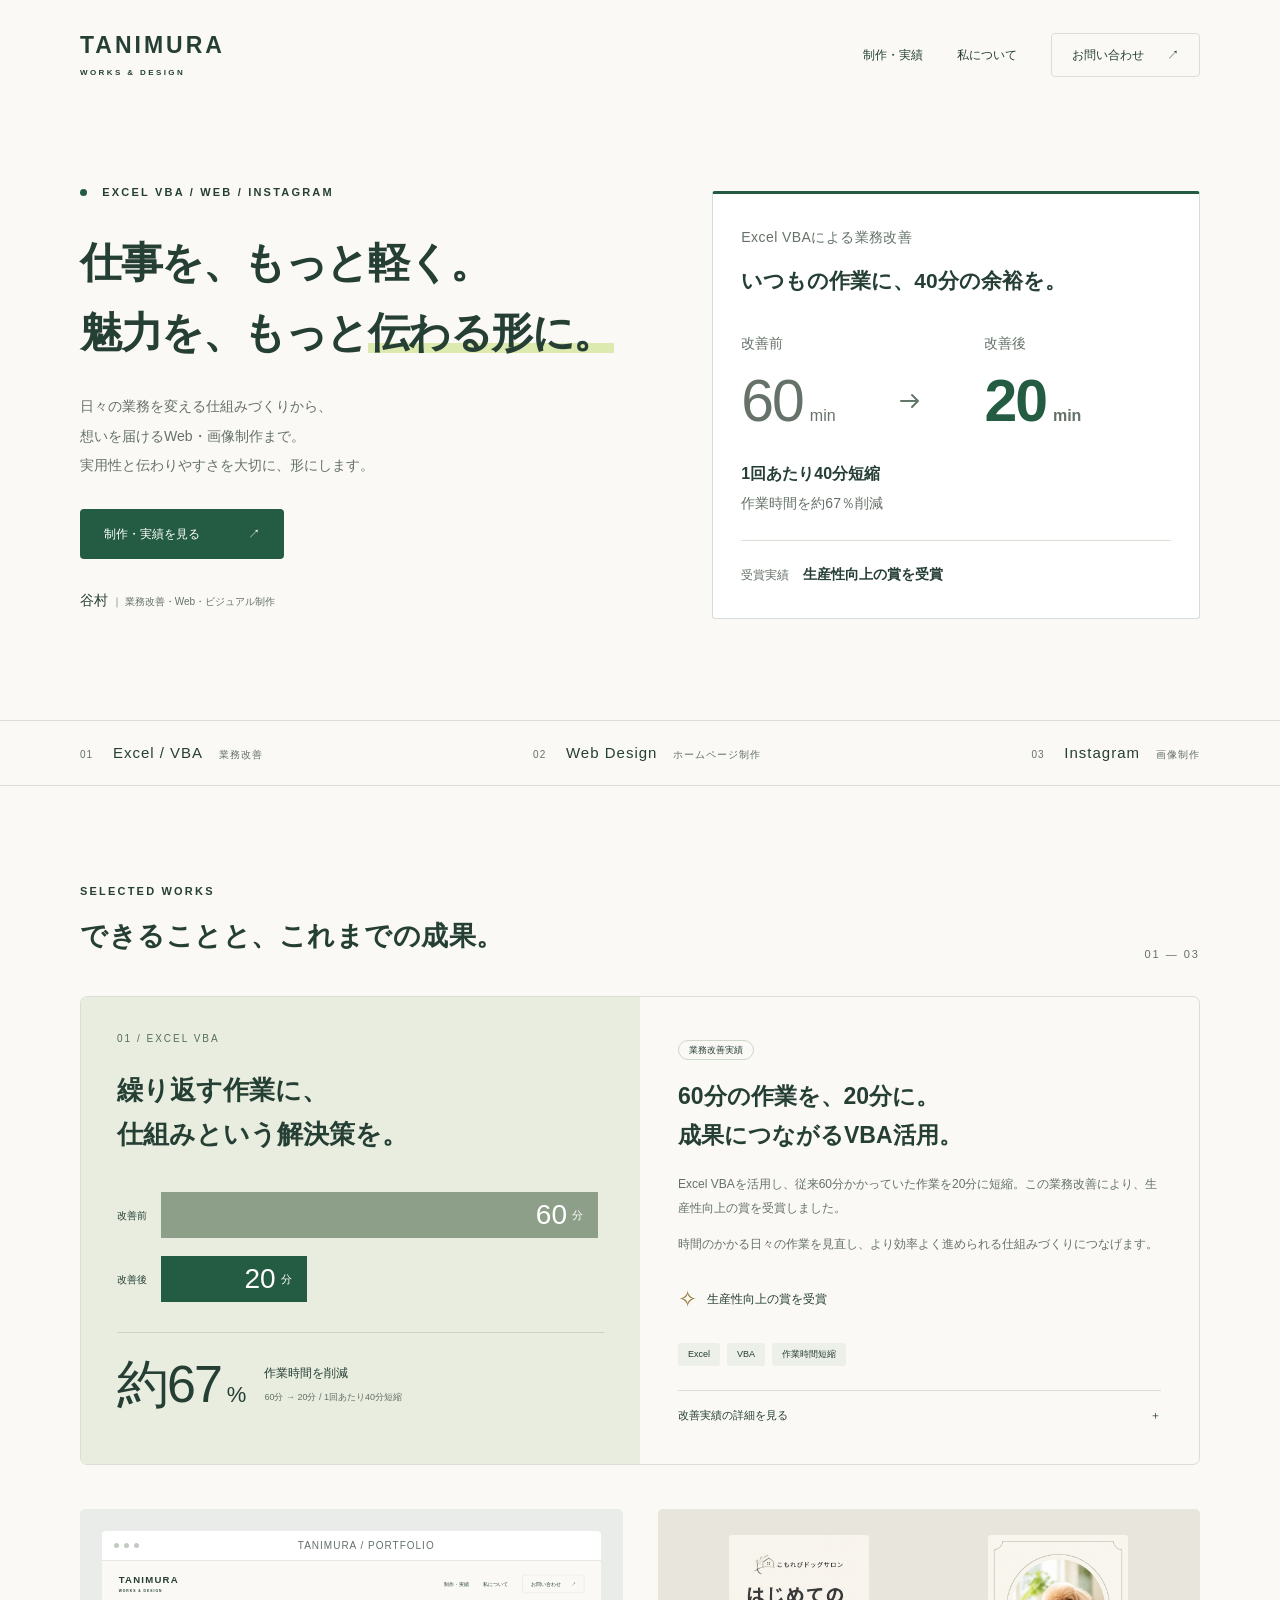
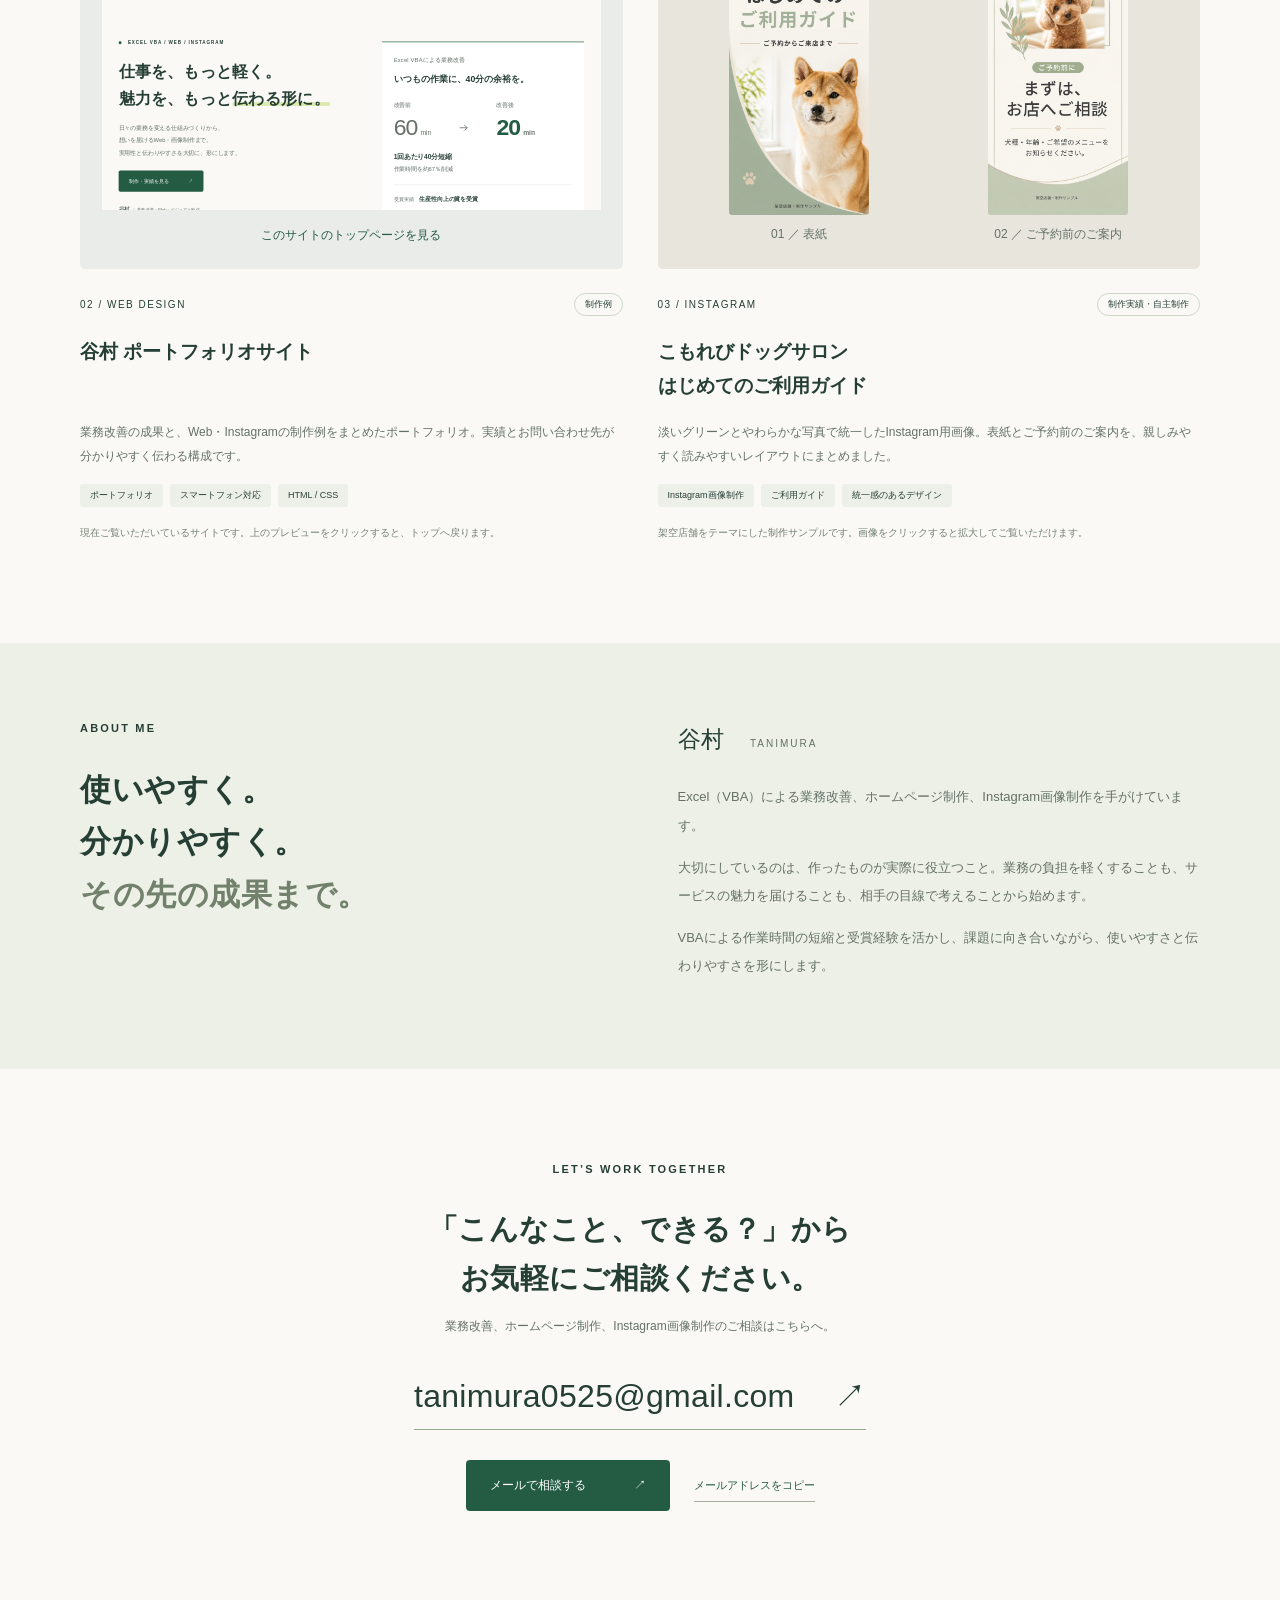
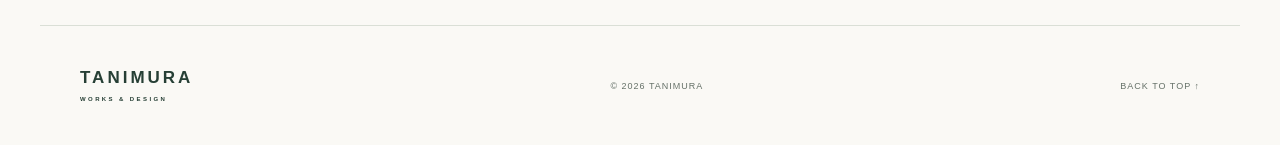
<file: index.html>
﻿<!doctype html>
<html lang="ja">
<head><meta charset="UTF-8"><meta name="viewport" content="width=device-width,initial-scale=1"><meta name="description" content="谷村のポートフォリオ。Excel VBAによる業務改善、ホームページ制作、Instagram画像制作。60分の作業を20分に短縮し、生産性向上の賞を受賞。"><title>谷村 | 業務改善とデザイン</title><link rel="stylesheet" href="style.css"></head>
<body>
<header><a class="brand" href="#">TANIMURA<span>WORKS & DESIGN</span></a><nav aria-label="メインメニュー"><a href="#works">制作・実績</a><a href="#about">私について</a><a class="nav-contact" href="#contact">お問い合わせ <span>↗</span></a></nav></header>
<main>
<section class="hero wrap"><div class="hero-copy"><p class="eyebrow"><span class="dot"></span> EXCEL VBA / WEB / INSTAGRAM</p><h1>仕事を、もっと軽く。<br>魅力を、もっと<span class="accent">伝わる形に。</span></h1><p class="intro">日々の業務を変える仕組みづくりから、<br>想いを届けるWeb・画像制作まで。<br>実用性と伝わりやすさを大切に、形にします。</p><a class="button" href="#works">制作・実績を見る <span>↗</span></a><p class="signature">谷村 <span>｜ 業務改善・Web・ビジュアル制作</span></p></div><aside class="improvement-summary" aria-labelledby="improvement-title">
  <p class="improvement-category">Excel VBAによる業務改善</p>
  <h2 id="improvement-title">いつもの作業に、40分の余裕を。</h2>
  <div class="time-comparison">
    <div class="time-item"><span class="time-label">改善前</span><p class="time-value">60<span>min</span></p></div>
    <span class="time-divider" aria-hidden="true"><svg width="24" height="24" viewBox="0 0 24 24" fill="none"><path d="M3 12h17M14 6l6 6-6 6" stroke="currentColor" stroke-width="2" stroke-linecap="round" stroke-linejoin="round"/></svg></span>
    <div class="time-item time-item-after"><span class="time-label">改善後</span><p class="time-value">20<span>min</span></p></div>
  </div>
  <p class="improvement-result">1回あたり40分短縮<span>作業時間を約67％削減</span></p>
  <div class="improvement-award"><span>受賞実績</span><p>生産性向上の賞を受賞</p></div>
</aside></section>
<div class="service-strip"><div class="wrap"><span>01 <b>Excel / VBA</b><small>業務改善</small></span><span>02 <b>Web Design</b><small>ホームページ制作</small></span><span>03 <b>Instagram</b><small>画像制作</small></span></div></div>
<section class="wrap works" id="works"><div class="section-head"><div><p class="eyebrow">SELECTED WORKS</p><h2>できることと、これまでの成果。</h2></div><span class="section-number">01 — 03</span></div>
<article class="case"><div class="case-visual"><div class="visual-label">01 / EXCEL VBA</div><h3>繰り返す作業に、<br>仕組みという解決策を。</h3><div class="bar-row"><span>改善前</span><div class="bar before">60<span>分</span></div></div><div class="bar-row"><span>改善後</span><div class="bar after">20<span>分</span></div></div><div class="reduction"><strong>約67<small>%</small></strong><span>作業時間を削減<br><small>60分 → 20分 / 1回あたり40分短縮</small></span></div></div><div class="case-copy"><span class="pill">業務改善実績</span><h3>60分の作業を、20分に。<br>成果につながるVBA活用。</h3><p>Excel VBAを活用し、従来60分かかっていた作業を20分に短縮。この業務改善により、生産性向上の賞を受賞しました。</p><p>時間のかかる日々の作業を見直し、より効率よく進められる仕組みづくりにつなげます。</p><div class="achievement"><span>✧</span> 生産性向上の賞を受賞</div><div class="tags"><span>Excel</span><span>VBA</span><span>作業時間短縮</span></div><details><summary>改善実績の詳細を見る <span>＋</span></summary><p>1回あたりの作業時間を40分短縮しました。削減率は（60−20）÷60×100＝約66.7％です。同じ作業を完了するまでの時間が、従来の3分の1になりました。</p><p class="note">対象業務の詳細・画面・賞の正式名称は、掲載情報がそろい次第追加予定です。</p></details></div></article>
<div class="creative-grid"><article class="creative"><a class="website-preview" href="#" aria-label="このポートフォリオのトップページを見る"><div class="preview-browser" aria-hidden="true"><span></span><span></span><span></span><b>TANIMURA / PORTFOLIO</b></div><div class="preview-viewport"><iframe src="portfolio-preview.html" title="このポートフォリオの実際のトップページ" tabindex="-1" loading="lazy" aria-hidden="true"></iframe></div><span class="preview-caption">このサイトのトップページを見る</span></a><div class="creative-title"><span>02 / WEB DESIGN</span><span class="sample">制作例</span></div><h3>谷村 ポートフォリオサイト</h3><p>業務改善の成果と、Web・Instagramの制作例をまとめたポートフォリオ。実績とお問い合わせ先が分かりやすく伝わる構成です。</p><div class="tags"><span>ポートフォリオ</span><span>スマートフォン対応</span><span>HTML / CSS</span></div><p class="note">現在ご覧いただいているサイトです。上のプレビューをクリックすると、トップへ戻ります。</p></article>
<article class="creative" id="instagram"><div class="instagram-gallery" aria-label="こもれびドッグサロンのInstagram制作画像"><figure><a href="assets/komorebi-guide-1.png" target="_blank" rel="noopener" aria-label="1枚目：はじめてのご利用ガイドの表紙を拡大（新しいタブ）"><img src="assets/komorebi-guide-1.png" alt="こもれびドッグサロン はじめてのご利用ガイド。柴犬の写真と淡いグリーンを使った表紙デザイン" loading="lazy" width="1890" height="3780"></a><figcaption>01 ／ 表紙</figcaption></figure><figure><a href="assets/komorebi-guide-2.png" target="_blank" rel="noopener" aria-label="2枚目：ご予約前のご案内を拡大（新しいタブ）"><img src="assets/komorebi-guide-2.png" alt="ご予約前に、まずはお店へご相談。トイプードルの写真と、犬種・年齢・希望メニューの案内を配置したデザイン" loading="lazy" width="1890" height="3780"></a><figcaption>02 ／ ご予約前のご案内</figcaption></figure></div><div class="creative-title"><span>03 / INSTAGRAM</span><span class="sample">制作実績・自主制作</span></div><h3>こもれびドッグサロン<br>はじめてのご利用ガイド</h3><p>淡いグリーンとやわらかな写真で統一したInstagram用画像。表紙とご予約前のご案内を、親しみやすく読みやすいレイアウトにまとめました。</p><div class="tags"><span>Instagram画像制作</span><span>ご利用ガイド</span><span>統一感のあるデザイン</span></div><p class="note">架空店舗をテーマにした制作サンプルです。画像をクリックすると拡大してご覧いただけます。</p></article></div></section>
<section class="about" id="about"><div class="wrap about-inner"><div><p class="eyebrow">ABOUT ME</p><h2>使いやすく。<br>分かりやすく。<br><span>その先の成果まで。</span></h2></div><div class="about-text"><div class="name">谷村 <span>TANIMURA</span></div><p>Excel（VBA）による業務改善、ホームページ制作、Instagram画像制作を手がけています。</p><p>大切にしているのは、作ったものが実際に役立つこと。業務の負担を軽くすることも、サービスの魅力を届けることも、相手の目線で考えることから始めます。</p><p>VBAによる作業時間の短縮と受賞経験を活かし、課題に向き合いながら、使いやすさと伝わりやすさを形にします。</p></div></div></section>
<section class="wrap contact" id="contact"><p class="eyebrow">LET’S WORK TOGETHER</p><h2>「こんなこと、できる？」から<br>お気軽にご相談ください。</h2><p>業務改善、ホームページ制作、Instagram画像制作のご相談はこちらへ。</p><a class="contact-link" href="mailto:tanimura0525@gmail.com">tanimura0525@gmail.com <span>↗</span></a><div class="contact-actions"><a class="button" href="mailto:tanimura0525@gmail.com?subject=制作・業務改善のご相談">メールで相談する <span>↗</span></a><button id="copy-email" type="button">メールアドレスをコピー</button></div><p id="copy-status" role="status" aria-live="polite"></p></section>
</main><footer class="wrap"><a class="brand" href="#">TANIMURA<span>WORKS & DESIGN</span></a><small>© 2026 TANIMURA</small><a href="#">BACK TO TOP ↑</a></footer><script src="script.js"></script></body></html>
</file>
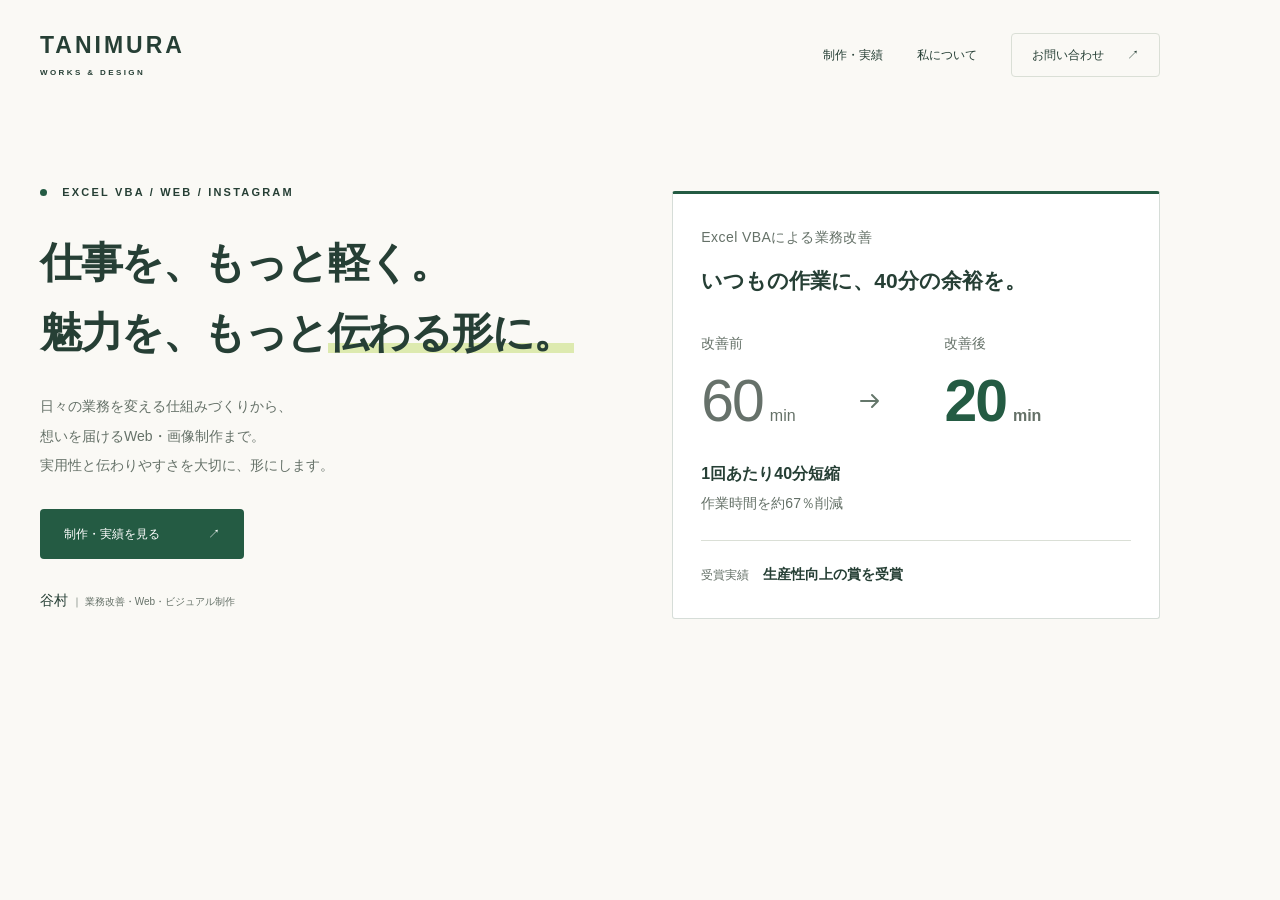
<file: portfolio-preview.html>
﻿<!doctype html><html lang="ja"><head><meta charset="UTF-8"><meta name="viewport" content="width=device-width,initial-scale=1"><title>ポートフォリオの表示プレビュー</title><link rel="stylesheet" href="style.css"><style>html,body{width:1200px;height:740px;overflow:hidden;pointer-events:none}header{height:110px}.hero{min-height:610px}</style></head><body><header><a class="brand" href="#">TANIMURA<span>WORKS & DESIGN</span></a><nav aria-label="メインメニュー"><a href="#works">制作・実績</a><a href="#about">私について</a><a class="nav-contact" href="#contact">お問い合わせ <span>↗</span></a></nav></header><main><section class="hero wrap"><div class="hero-copy"><p class="eyebrow"><span class="dot"></span> EXCEL VBA / WEB / INSTAGRAM</p><h1>仕事を、もっと軽く。<br>魅力を、もっと<span class="accent">伝わる形に。</span></h1><p class="intro">日々の業務を変える仕組みづくりから、<br>想いを届けるWeb・画像制作まで。<br>実用性と伝わりやすさを大切に、形にします。</p><a class="button" href="#works">制作・実績を見る <span>↗</span></a><p class="signature">谷村 <span>｜ 業務改善・Web・ビジュアル制作</span></p></div><aside class="improvement-summary" aria-labelledby="improvement-title">
  <p class="improvement-category">Excel VBAによる業務改善</p>
  <h2 id="improvement-title">いつもの作業に、40分の余裕を。</h2>
  <div class="time-comparison">
    <div class="time-item"><span class="time-label">改善前</span><p class="time-value">60<span>min</span></p></div>
    <span class="time-divider" aria-hidden="true"><svg width="24" height="24" viewBox="0 0 24 24" fill="none"><path d="M3 12h17M14 6l6 6-6 6" stroke="currentColor" stroke-width="2" stroke-linecap="round" stroke-linejoin="round"/></svg></span>
    <div class="time-item time-item-after"><span class="time-label">改善後</span><p class="time-value">20<span>min</span></p></div>
  </div>
  <p class="improvement-result">1回あたり40分短縮<span>作業時間を約67％削減</span></p>
  <div class="improvement-award"><span>受賞実績</span><p>生産性向上の賞を受賞</p></div>
</aside></section></main></body></html>
</file>
<file: style.css>
﻿:root{--paper:#faf9f5;--ink:#263f35;--green:#245b43;--lime:#ddeaaf;--line:#dadfd6;--muted:#657168}*{box-sizing:border-box}html{scroll-behavior:smooth;scroll-padding-top:32px}body{margin:0;background:var(--paper);color:var(--ink);font-family:'Yu Gothic','Hiragino Kaku Gothic ProN',Meiryo,sans-serif;font-size:14px;line-height:1.9}a{color:inherit;text-decoration:none}button{font:inherit;cursor:pointer}a:focus-visible,button:focus-visible,summary:focus-visible{outline:3px solid #b48b3e;outline-offset:6px}.wrap,header{max-width:1200px;margin:auto;padding-left:40px;padding-right:40px}header{height:110px;display:flex;align-items:center;justify-content:space-between}.brand{font-family:Arial,sans-serif;font-size:23px;letter-spacing:3px;font-weight:700;line-height:1.2}.brand span{display:block;font-size:8px;letter-spacing:2.4px;margin-top:8px}nav{display:flex;align-items:center;gap:34px;font-size:12px}.nav-contact{border:1px solid var(--line);padding:10px 20px;border-radius:4px}.nav-contact span{margin-left:20px}.hero{display:grid;grid-template-columns:1.15fr 1fr;align-items:center;min-height:610px;gap:20px;padding-top:50px;padding-bottom:70px}.eyebrow{font-family:Arial,sans-serif;font-size:11px;letter-spacing:2.2px;font-weight:600;margin:0 0 25px}.dot{display:inline-block;background:var(--green);width:7px;height:7px;border-radius:50%;margin-right:10px}h1{font-size:clamp(29px,3.3vw,43px);line-height:1.65;letter-spacing:-1.5px;margin:0 0 25px;font-weight:700}.accent{position:relative;white-space:nowrap;background:linear-gradient(transparent 73%,var(--lime) 73%,var(--lime) 94%,transparent 94%)}.intro{color:var(--muted);font-size:14px;line-height:2.1;margin-bottom:28px}.button{display:inline-flex;align-items:center;gap:48px;background:var(--green);color:white;padding:14px 24px;border-radius:4px;font-size:12px;transition:background .2s,transform .2s}.button:hover{background:#193e2f;transform:translateY(-2px)}.signature{margin-top:28px;font-size:14px}.signature span{font-size:10px;color:var(--muted)}.hero-art{position:relative;height:420px;display:flex;align-items:center;justify-content:center}.orbit{position:absolute;width:385px;height:385px;border-radius:50%;background:#eaf0df}.floating-label{position:absolute;top:7px;right:28px;font-family:Georgia,serif;font-style:italic;font-size:15px;transform:rotate(6deg)}.sheet{width:390px;background:#fffefb;transform:rotate(-5deg);border:1px solid #cbd6c9;box-shadow:9px 16px 0 #d8e0ca;z-index:1;border-radius:7px;overflow:hidden}.sheet-top{background:var(--green);color:white;padding:14px 15px;display:flex;align-items:center;justify-content:space-between;font-family:Arial;font-size:10px;letter-spacing:1px}.sheet-icon{background:#fff3;padding:1px 6px;font-weight:bold}.sheet-grid{display:grid;grid-template-columns:24px 1.4fr 1fr 1fr;font-size:10px;color:#637668}.sheet-grid>span{padding:8px 4px;border-bottom:1px solid #e1e8dd;border-right:1px solid #e1e8dd;text-align:center;min-height:30px}.sheet-grid>span:nth-child(-n+4){background:#f1f4ed}.sheet-grid .selected{outline:2px solid var(--green);outline-offset:-2px;background:#e4efd6;color:var(--green);font-weight:bold}.sheet-grid .saved{grid-column:span 2}.hero-metric{display:flex;justify-content:center;align-items:center;gap:24px;padding:15px 0;font-family:Arial;font-size:60px;line-height:1.3}.hero-metric>span{color:#8c968b;font-weight:300}.hero-metric small{font-size:12px;margin-left:4px}.hero-metric b{font-size:25px;font-weight:400}.hero-metric strong{font-weight:500;color:var(--green)}.sheet-bottom{border-top:1px solid #e2e7dd;display:flex;justify-content:space-between;align-items:center;padding:10px 16px;font-size:10px}.check{border-radius:50%;background:var(--lime);padding:0 6px}.award{position:absolute;z-index:2;bottom:27px;right:-5px;padding:13px 23px;background:#f1edda;box-shadow:0 5px 18px #263f3510;border:1px solid #dfd7ba;display:flex;align-items:center;gap:13px;transform:rotate(3deg)}.award-icon{font-size:35px;color:#86713b}.award small{display:block;font:8px Arial;letter-spacing:2px;color:#86713b}.award strong{font-size:13px}.art-note{position:absolute;bottom:-10px;left:28px;font-size:10px;color:var(--muted);letter-spacing:2px}.service-strip{border-top:1px solid var(--line);border-bottom:1px solid var(--line)}.service-strip>.wrap{display:flex;justify-content:space-between;padding-top:23px;padding-bottom:23px;gap:20px}.service-strip span{font:10px Arial;letter-spacing:1px;color:var(--muted)}.service-strip b{font-size:15px;color:var(--ink);margin:0 16px;font-weight:500}.service-strip small{font-size:10px}.works{padding-top:95px;padding-bottom:100px}.section-head{display:flex;justify-content:space-between;align-items:end;margin-bottom:36px}.section-head .eyebrow{margin-bottom:12px}h2{font-size:27px;letter-spacing:.5px;line-height:1.7;margin:0}.section-number{font:11px Arial;color:var(--muted);letter-spacing:2px}.case{display:grid;grid-template-columns:1fr 1fr;border:1px solid var(--line);border-radius:7px;overflow:hidden}.case-visual{padding:36px;background:#e8eddf}.visual-label{font:10px Arial;letter-spacing:2px;color:#566f58}.case-visual h3{font-size:26px;line-height:1.7;margin:24px 0 36px}.bar-row{display:flex;align-items:center;margin:18px 0;gap:14px}.bar-row>span{font-size:10px;white-space:nowrap}.bar{height:46px;display:flex;align-items:center;justify-content:flex-end;padding-right:15px;color:white;font:28px Arial}.bar span{font-size:11px;margin-left:5px}.before{width:calc(100% - 50px);background:#8d9e89}.after{width:calc((100% - 50px)/3);background:var(--green)}.reduction{display:flex;align-items:center;gap:20px;border-top:1px solid #cad4c3;margin-top:30px;padding-top:17px}.reduction strong{font:52px Arial;letter-spacing:-2px}.reduction strong small{font-size:22px;margin-left:6px}.reduction>span{font-size:12px}.reduction>span small{font-size:9px;color:var(--muted)}.case-copy{padding:38px}.pill,.sample{font-size:9px;border:1px solid #cdd7c8;border-radius:30px;padding:4px 10px}.case-copy h3{font-size:23px;line-height:1.7;margin:16px 0}.case-copy p,.creative p{font-size:12px;color:var(--muted);line-height:2}.achievement{font-size:12px;margin:22px 0}.achievement span{color:#967c3e;font-size:23px;vertical-align:middle;margin-right:7px}.tags{display:flex;gap:7px;flex-wrap:wrap}.tags span{font-size:9px;background:#edf0e9;padding:3px 10px;border-radius:3px}details{border-top:1px solid var(--line);margin-top:24px;padding-top:14px}summary{cursor:pointer;font-size:11px;list-style:none;display:flex;justify-content:space-between}summary::-webkit-details-marker{display:none}details[open] summary span{transform:rotate(45deg)}.creative-grid{display:grid;grid-template-columns:1fr 1fr;gap:35px;margin-top:44px}.web-demo,.insta-demo{height:300px;border-radius:5px;overflow:hidden}.web-demo{background:#eee9df;padding:26px 25px 0}.browser-top{background:#fffaf1;border-radius:5px 5px 0 0;height:25px;display:flex;align-items:center;gap:4px;padding:0 10px}.browser-top i{width:4px;height:4px;border-radius:50%;background:#cdc9bd}.browser-top>span{font:6px Arial;color:#999;margin:auto}.demo-nav{background:#fcfaf3;padding:15px 19px;font:17px Georgia;color:#514f3d}.demo-nav small{float:right;font:5px Arial;margin-top:6px}.demo-body{display:flex;align-items:center;background:#fcfaf3;padding:20px 20px 55px;gap:10px;height:210px}.demo-body>div{flex:1}.demo-body small{font:5px Arial;letter-spacing:1px;color:#888}.demo-body h3{font-family:serif;font-size:23px;font-weight:400;line-height:1.7;margin:12px 0;color:#575542}.demo-body span{font-size:6px;color:#888}.coffee-art{height:160px;background:#d5d8c4;border-radius:90px 90px 0 0;position:relative;display:grid;place-items:center;overflow:hidden}.cup{position:relative;height:75px;width:75px;border-radius:50%;border:9px solid #f4efe4;background:radial-gradient(ellipse at center,#e0b77e 0 13%,#a97247 15% 36%,#684731 39%);box-shadow:6px 8px 0 #b5b8a1}.cup:after{content:'';position:absolute;right:-21px;top:18px;width:14px;height:18px;border:5px solid #f4efe4;border-radius:6px}.leaf{position:absolute;font-size:70px;bottom:-33px;left:-15px;color:#526b48}.insta-demo{background:#e7e5dc;display:flex;align-items:center;justify-content:center;gap:16px;padding:25px}.post{width:46%;aspect-ratio:1;position:relative;overflow:hidden;padding:16px}.post>span{font:6px Arial;letter-spacing:1px;display:block}.post h3{font-size:19px;line-height:1.65;position:relative;z-index:1;margin:17px 0}.post small{position:absolute;bottom:13px;font-size:6px;z-index:1}.post-one{background:#f4efdf;color:#365b43;transform:rotate(-5deg)}.post-shape{position:absolute;width:135px;height:135px;background:#d4dfad;border-radius:50%;right:-32px;bottom:-35px}.post-two{background:#365b43;color:#f0eacb;transform:rotate(6deg)}.post-two h3{font-size:16px;margin-top:49px}.asterisk{position:absolute;right:13px;top:30px;font-size:65px;color:#d8e8a2;line-height:1}.creative-title{display:flex;align-items:center;justify-content:space-between;margin-top:22px;font:10px Arial;letter-spacing:1.5px}.sample{font-family:inherit;letter-spacing:0}.creative>h3{font-size:19px;margin:13px 0 8px}.note,.creative p.note{font-size:10px;color:#738074;margin-top:15px}.about{background:#edf0e7;padding:75px 0}.about-inner{display:grid;grid-template-columns:1fr 1fr;gap:75px}.about h2{font-size:31px}.about h2 span{color:#71816c}.name{font-size:23px;margin-bottom:22px}.name span{font:10px Arial;letter-spacing:2px;margin-left:20px;color:var(--muted)}.about-text p{font-size:13px;color:var(--muted);line-height:2.2}.contact{text-align:center;padding-top:90px;padding-bottom:70px}.contact h2{font-size:29px}.contact>p:not(.eyebrow){font-size:12px;color:var(--muted)}.contact-link{font:clamp(18px,3vw,32px) Arial;display:inline-block;margin:25px 0 30px;padding-bottom:10px;border-bottom:1px solid #94aa91;letter-spacing:.3px}.contact-link span{margin-left:30px}.contact-actions{display:flex;align-items:center;justify-content:center;gap:24px}#copy-email{background:none;border:0;border-bottom:1px solid #a5b09f;padding:5px 0;font-size:11px;color:var(--green)}#copy-status{min-height:20px}footer{display:flex;align-items:center;justify-content:space-between;border-top:1px solid var(--line);min-height:120px}footer .brand{font-size:17px}footer .brand span{font-size:6px}footer small,footer>a:last-child{font:9px Arial;letter-spacing:1px;color:var(--muted)}@media(min-width:1400px){.hero{min-height:660px}}@media(max-width:900px){.wrap,header{padding-left:26px;padding-right:26px}.hero{gap:15px}h1{font-size:30px}.hero-art{transform:scale(.88)}.sheet{min-width:340px}.service-strip small{display:none}.case-copy{padding:25px}.case-visual{padding:28px}.case-copy h3{font-size:20px}.web-demo,.insta-demo{height:260px}.post{padding:12px}.post h3{font-size:16px}.post-two h3{font-size:13px}.demo-body h3{font-size:19px}.reduction{gap:12px}.reduction strong{font-size:42px}}@media(max-width:650px){header{height:88px}.brand{font-size:19px}nav{gap:17px;font-size:10px}nav>a:nth-child(2){display:none}.nav-contact{padding:7px 10px}.nav-contact span{display:none}.hero{grid-template-columns:1fr;padding-top:35px;padding-bottom:45px;gap:5px}.hero-copy .eyebrow{font-size:9px}h1{font-size:clamp(25px,7.2vw,36px);letter-spacing:-1px}.intro{font-size:12px}.signature{margin-top:24px}.hero-art{height:350px;transform:none;margin-top:25px}.orbit{width:290px;height:290px}.sheet{width:310px;min-width:0}.hero-metric{font-size:49px}.sheet-grid{font-size:8px}.sheet-top{font-size:8px}.floating-label{font-size:12px;top:0;right:0}.award{right:0;bottom:12px;padding:9px 14px}.award strong{font-size:11px}.art-note{bottom:-12px;font-size:8px;left:0}.service-strip>.wrap{gap:12px;padding-top:18px;padding-bottom:18px}.service-strip span{font-size:8px}.service-strip b{display:block;font-size:11px;margin:7px 0 0}.works{padding-top:60px;padding-bottom:60px}h2{font-size:22px}.section-number{display:none}.case{grid-template-columns:1fr}.case-visual{padding:26px}.case-visual h3{font-size:24px;margin-bottom:25px}.case-copy{padding:28px 25px}.creative-grid{grid-template-columns:1fr;gap:36px}.web-demo,.insta-demo{height:280px}.post{max-width:200px}.post h3{font-size:19px}.post-two h3{font-size:15px}.about{padding:55px 0}.about-inner{grid-template-columns:1fr;gap:35px}.about h2{font-size:27px}.contact{padding-top:60px;padding-bottom:40px}.contact h2{font-size:22px}.contact>p:not(.eyebrow){font-size:11px}.contact-link span{margin-left:10px}.contact-actions{flex-direction:column;gap:18px}footer{min-height:100px;flex-wrap:wrap;gap:15px}footer .brand{font-size:14px}footer small{font-size:8px}footer>a:last-child{font-size:8px}}@media(prefers-reduced-motion:reduce){html{scroll-behavior:auto}*{transition:none!important}}

/* Instagram portfolio: preserve the full original artwork. */
.instagram-gallery{display:grid;grid-template-columns:repeat(2,minmax(0,1fr));gap:14px;background:#e7e5dc;padding:18px;border-radius:5px;align-items:start}
.instagram-gallery figure{margin:0;min-width:0}
.instagram-gallery a{display:block;border-radius:3px;box-shadow:0 3px 12px #263f3514;overflow:hidden;transition:transform .2s}
.instagram-gallery a:hover{transform:translateY(-3px)}
.instagram-gallery img{display:block;width:100%;height:auto}
.instagram-gallery figcaption{font-size:10px;color:var(--muted);padding-top:10px;text-align:center;line-height:1.6}
@media(max-width:650px){.instagram-gallery{gap:10px;padding:12px}.instagram-gallery figcaption{font-size:9px}}

/* A plain, readable record of the VBA result; all content stays in normal flow. */
.improvement-summary{min-width:0;margin:0 0 0 24px;padding:30px 28px;background:#fff;border:1px solid #d6ddd8;border-top:3px solid var(--green);border-radius:3px}
.improvement-category{margin:0 0 12px;color:var(--muted);font-size:14px;letter-spacing:.03em}
.improvement-summary h2{font-size:21px;line-height:1.7;letter-spacing:0}
.time-comparison{display:grid;grid-template-columns:max-content minmax(24px,1fr) max-content;align-items:center;gap:12px;margin:32px 0 25px;width:100%;max-width:340px}
.time-item{min-width:0}
.time-label{display:block;font-size:14px;color:var(--muted);margin-bottom:10px}
.time-value{margin:0;font-family:Arial,sans-serif;font-size:clamp(40px,4.6vw,64px);font-weight:400;line-height:1.15;color:#66716a;white-space:nowrap;letter-spacing:-2px}
.time-value span{margin-left:7px;font-size:16px;letter-spacing:0;color:var(--muted)}
.time-item-after .time-value{color:var(--green);font-weight:600}
.time-divider{display:flex;align-items:center;justify-content:center;margin-top:36.6px;line-height:1;color:#65776b}.time-divider svg{display:block;flex-shrink:0}
.improvement-result{margin:0;padding:0 0 24px;font-size:16px;font-weight:600;line-height:1.8}
.improvement-result span{display:block;margin-top:3px;color:var(--muted);font-size:14px;font-weight:400}
.improvement-award{display:flex;align-items:baseline;flex-wrap:wrap;gap:6px 14px;padding-top:20px;border-top:1px solid var(--line)}
.improvement-award>span{font-size:12px;color:var(--muted)}
.improvement-award p{margin:0;font-size:14px;font-weight:600}
@media(max-width:900px){.improvement-summary{margin-left:0;padding:24px 20px}.improvement-summary h2{font-size:19px}.time-comparison{gap:8px}.time-value{font-size:44px}}
@media(max-width:650px){.improvement-summary{margin-top:28px;padding:26px 22px}.improvement-summary h2{font-size:20px}.time-value{font-size:56px}.time-comparison{gap:12px;margin-top:26px}}
@media(max-width:360px){.improvement-summary{padding:22px 16px}.time-value{font-size:42px}.time-value span{font-size:14px;margin-left:4px}.improvement-summary h2{font-size:18px}}



/* Match artwork frames and share text rows across the two portfolio entries. */
.creative-grid{column-gap:35px;row-gap:16px}
.creative-grid>.creative{min-width:0;display:grid;grid-template-rows:subgrid;grid-row:span 6;align-content:start}
.creative-grid .web-demo,.creative-grid .instagram-gallery{height:360px;margin:0;border-radius:5px}
.creative-grid .web-demo{display:flex;flex-direction:column;justify-content:center;padding:24px;background:#eee9df}
.creative-grid .browser-top,.creative-grid .demo-nav,.creative-grid .demo-body{flex-shrink:0}
.creative-grid .instagram-gallery{display:grid;grid-template-columns:repeat(2,minmax(0,1fr));align-items:center;justify-items:center;gap:16px;padding:20px}
.creative-grid .instagram-gallery figure{width:100%;text-align:center}
.creative-grid .instagram-gallery a{width:140px;max-width:100%;margin:auto;box-shadow:none}
.creative-grid .instagram-gallery img{width:100%;height:280px;object-fit:contain}
.creative-grid .instagram-gallery figcaption{font-size:12px;line-height:1.6;padding-top:10px}
.creative-grid .creative-title{margin:4px 0 0;min-height:30px;gap:12px;flex-wrap:wrap}
.creative-grid .creative>h3{margin:0;line-height:1.8;align-self:start}
.creative-grid .creative>p{margin:0;align-self:start}
.creative-grid .creative>.tags{align-self:start;align-items:flex-start}
.creative-grid .creative>p.note{margin:0}
@media(max-width:650px){
  .creative-grid{row-gap:36px}
  .creative-grid>.creative{display:flex;flex-direction:column;gap:14px;grid-row:auto}
  .creative-grid .web-demo,.creative-grid .instagram-gallery{height:340px}
  .creative-grid .web-demo{padding:18px}
  .creative-grid .instagram-gallery{padding:16px;gap:12px}
  .creative-grid .instagram-gallery img{height:260px}
  .creative-grid .instagram-gallery a{width:130px}
  .creative-grid .instagram-gallery figcaption{font-size:11px}
}

/* Preview the actual portfolio HTML, rather than an illustrated sample website. */
.website-preview{height:360px;min-width:0;display:flex;flex-direction:column;justify-content:center;padding:22px;background:#e9ece8;border-radius:5px;overflow:hidden}
.preview-browser{display:flex;align-items:center;gap:5px;height:30px;flex-shrink:0;padding:0 12px;background:#fff;border-bottom:1px solid #e4e7e2;border-radius:4px 4px 0 0}
.preview-browser>span{width:5px;height:5px;border-radius:50%;background:#c2c9c1}
.preview-browser b{margin:auto;font:10px Arial,sans-serif;letter-spacing:1px;color:#657168}
.preview-viewport{position:relative;width:100%;aspect-ratio:1200/740;overflow:hidden;background:var(--paper);pointer-events:none}
.preview-viewport iframe{position:absolute;left:0;top:0;width:1200px;height:740px;border:0;transform-origin:top left;pointer-events:none;transform:scale(.35)}
.preview-caption{display:block;margin-top:14px;text-align:center;font-size:12px;color:var(--green)}
.website-preview:hover .preview-caption{text-decoration:underline;text-underline-offset:4px}
@media(max-width:650px){.website-preview{height:340px;padding:16px}}
</file>
